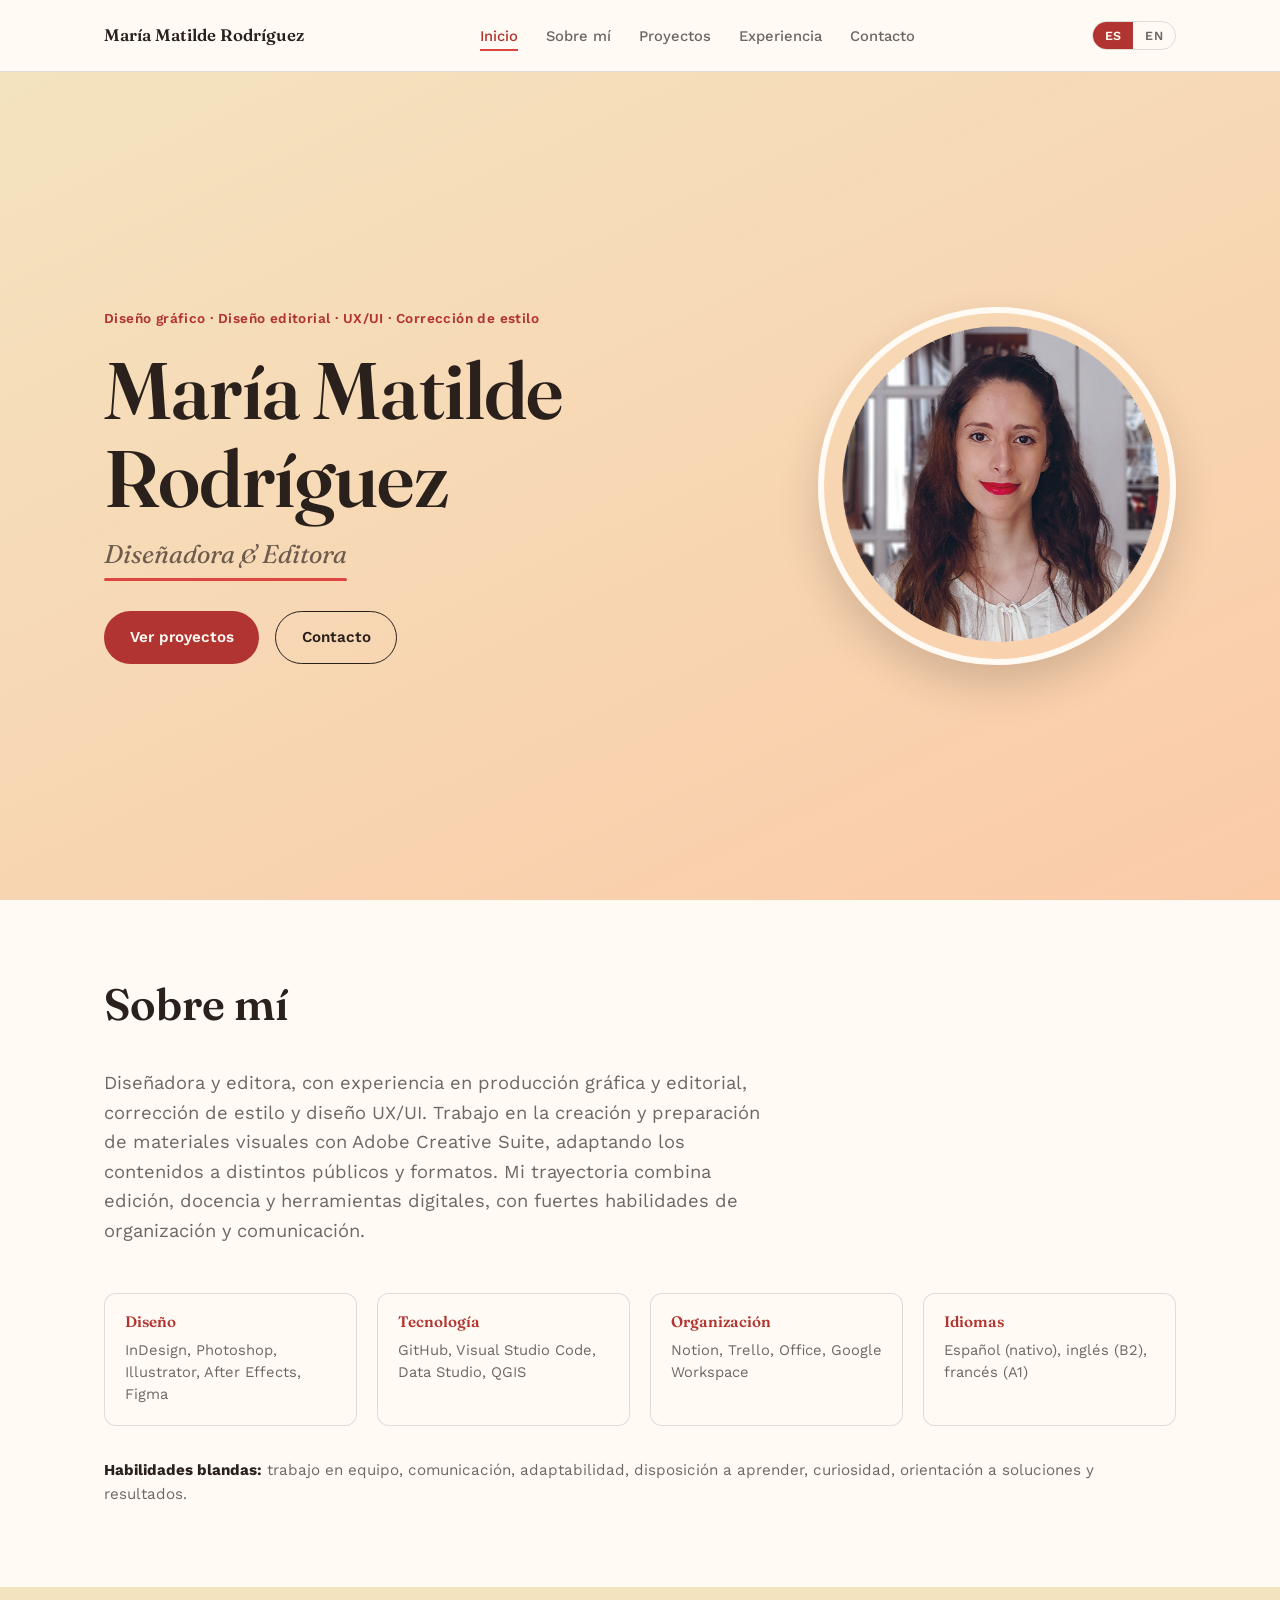
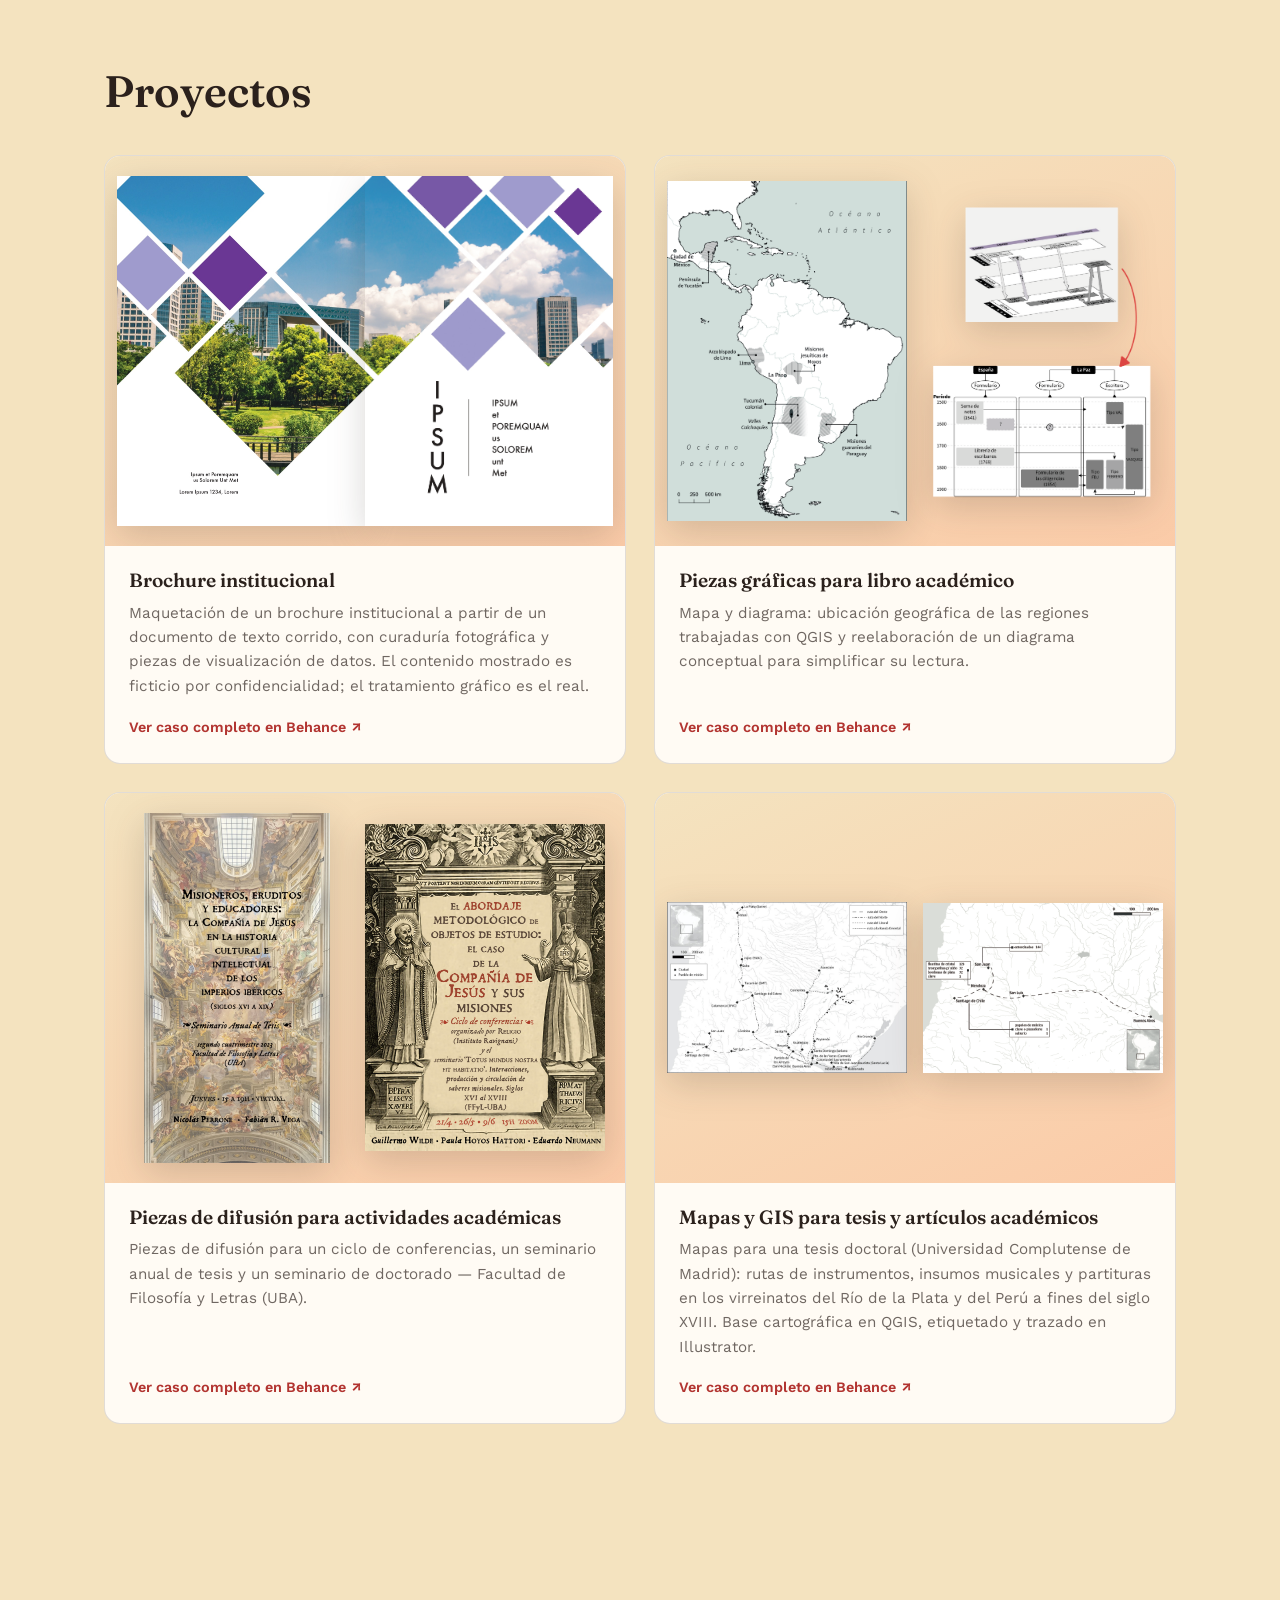
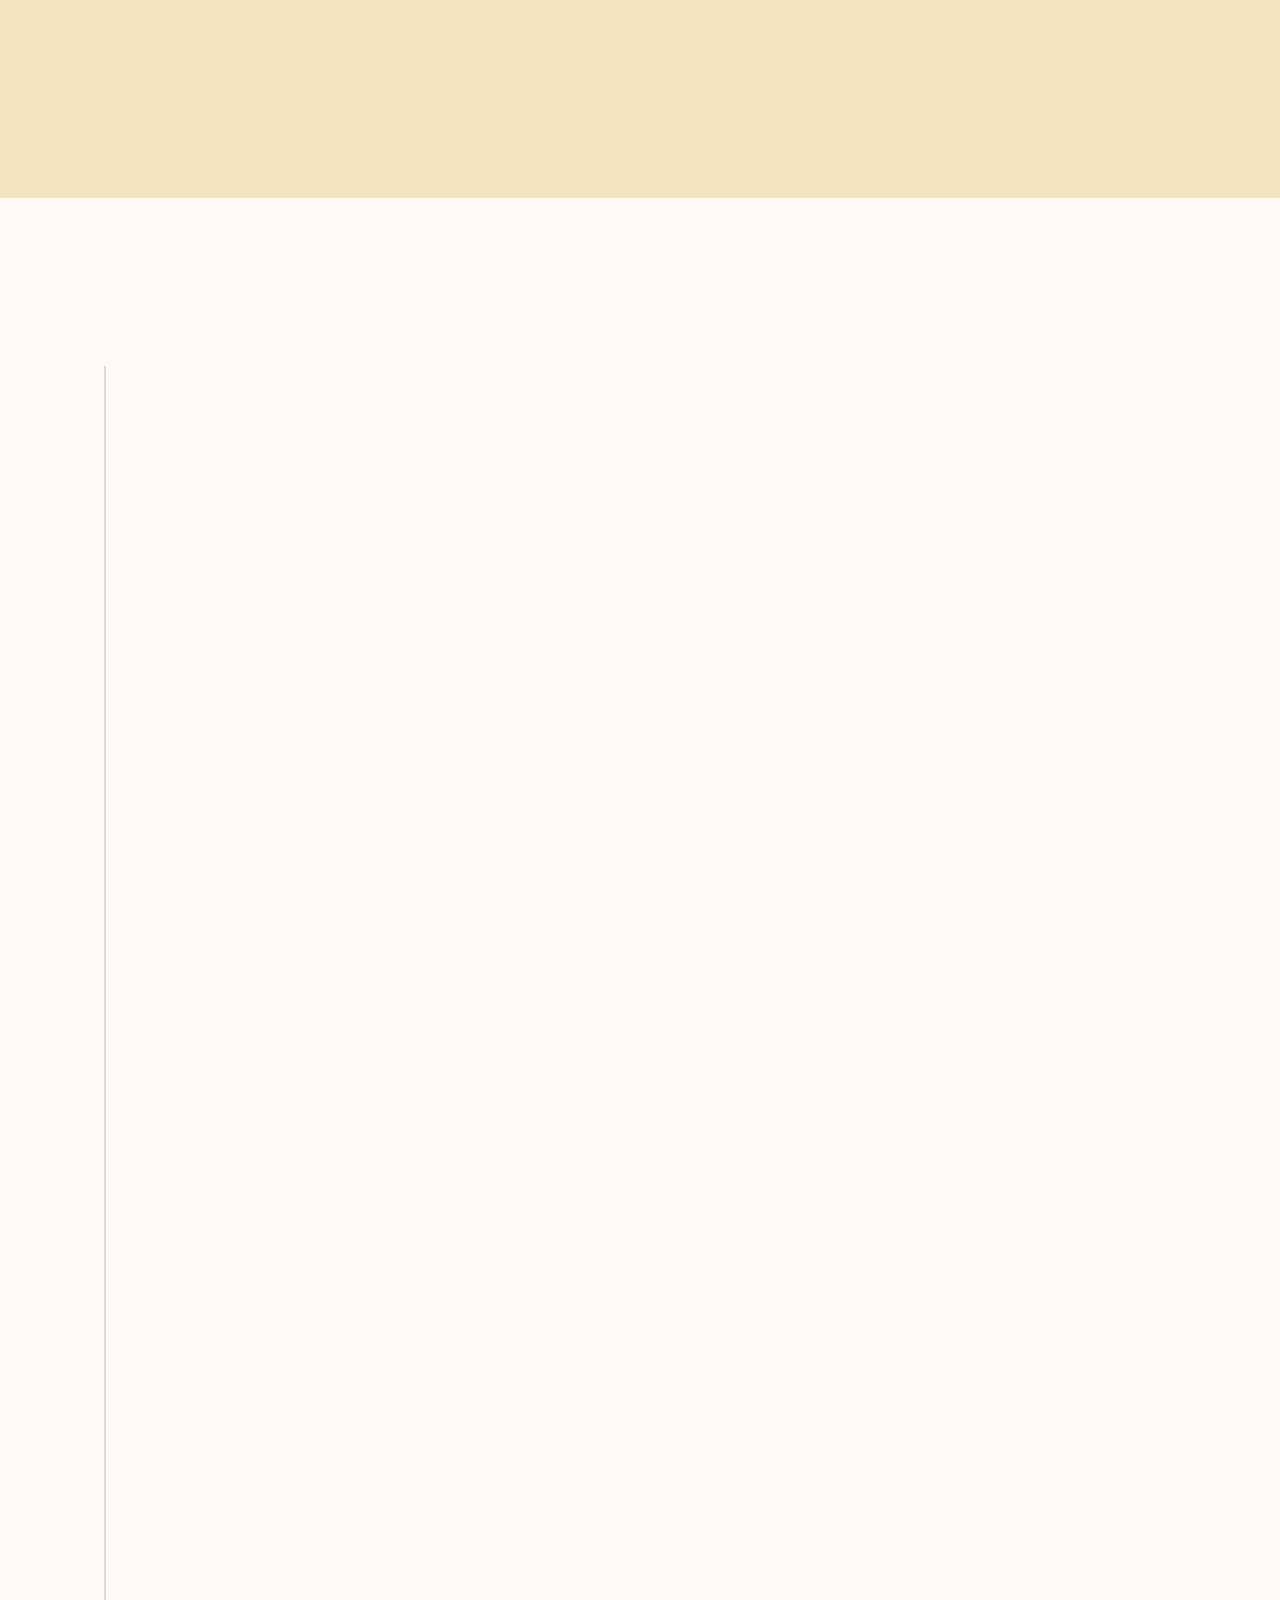
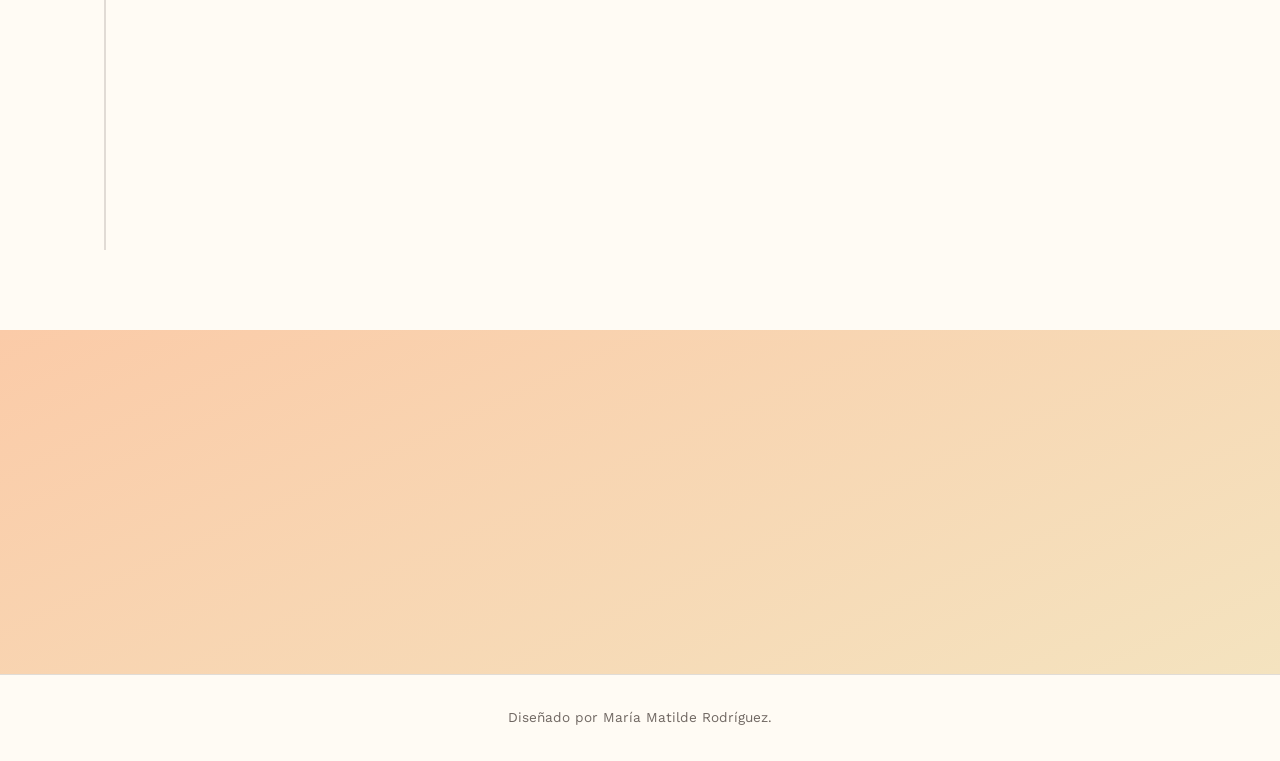
<file: index.html>
<!DOCTYPE html>
<html lang="es" data-lang="es">
<head>
<meta charset="UTF-8">
<meta name="viewport" content="width=device-width, initial-scale=1.0">
<title>Matilde - Edición &amp; Diseño </title>
<meta name="description" content="Portfolio de María Matilde Rodríguez, diseñadora y editora. Diseño editorial, UX/UI y corrección de estilo.">
<link rel="icon" type="image/svg+xml" href="assets/favicon/favicon.svg">
<link rel="icon" type="image/png" sizes="32x32" href="assets/favicon/favicon-32x32.png">
<link rel="icon" type="image/png" sizes="16x16" href="assets/favicon/favicon-16x16.png">
<link rel="icon" href="assets/favicon/favicon.ico" sizes="any">
<link rel="apple-touch-icon" sizes="180x180" href="assets/favicon/apple-touch-icon.png">
<link rel="preconnect" href="https://fonts.googleapis.com">
<link rel="preconnect" href="https://fonts.gstatic.com" crossorigin>
<link href="https://fonts.googleapis.com/css2?family=Fraunces:ital,opsz,wght@0,9..144,400;0,9..144,500;0,9..144,600;1,9..144,500&family=Work+Sans:wght@400;500;600&display=swap" rel="stylesheet">
<link rel="stylesheet" href="css/styles.css">
</head>
<body>

<a class="skip-link" href="#main">
  <span data-lang="es">Saltar al contenido</span>
  <span data-lang="en" hidden>Skip to content</span>
</a>

<header class="site-header">
  <div class="header-inner">
    <a class="brand" href="#inicio">María Matilde Rodríguez</a>

    <nav class="main-nav" id="main-nav">
      <ul>
        <li><a href="#inicio"><span data-lang="es">Inicio</span><span data-lang="en" hidden>Home</span></a></li>
        <li><a href="#sobre-mi"><span data-lang="es">Sobre mí</span><span data-lang="en" hidden>About</span></a></li>
        <li><a href="#proyectos"><span data-lang="es">Proyectos</span><span data-lang="en" hidden>Work</span></a></li>
        <li><a href="#experiencia"><span data-lang="es">Experiencia</span><span data-lang="en" hidden>Experience</span></a></li>
        <li><a href="#contacto"><span data-lang="es">Contacto</span><span data-lang="en" hidden>Contact</span></a></li>
      </ul>
      <span class="nav-cursor" aria-hidden="true"></span>
    </nav>

    <div class="header-actions">
      <div class="lang-toggle" role="group" aria-label="Idioma / Language">
        <button type="button" data-lang-toggle="es" aria-pressed="true">ES</button>
        <button type="button" data-lang-toggle="en" aria-pressed="false">EN</button>
      </div>
      <button type="button" class="nav-toggle" id="nav-toggle" aria-expanded="false" aria-controls="main-nav">
        <span class="sr-only">
          <span data-lang="es">Abrir menú</span>
          <span data-lang="en" hidden>Open menu</span>
        </span>
        <span class="nav-toggle-bars" aria-hidden="true"></span>
      </button>
    </div>
  </div>
</header>

<main id="main">

  <section id="inicio" class="hero">
    <div class="hero-inner">
      <div class="hero-text">
        <p class="eyebrow reveal">
          <span data-lang="es">Diseño gráfico · Diseño editorial · UX/UI · Corrección de estilo</span>
          <span data-lang="en" hidden>Graphic Design · Editorial Design · UX/UI · Copy editing</span>
        </p>
        <h1 class="hero-name">
          <span class="word" style="--i:0">María</span> <span class="word" style="--i:1">Matilde</span><br>
          <span class="word" style="--i:2">Rodríguez</span>
        </h1>
        <p class="hero-role">
          <span data-lang="es">Diseñadora &amp; Editora</span>
          <span data-lang="en" hidden>Designer &amp; Editorial Specialist</span>
        </p>
        <div class="hero-cta reveal">
          <a class="btn btn-solid" href="#proyectos">
            <span data-lang="es">Ver proyectos</span>
            <span data-lang="en" hidden>View projects</span>
          </a>
          <a class="btn btn-outline" href="#contacto">
            <span data-lang="es">Contacto</span>
            <span data-lang="en" hidden>Contact</span>
          </a>
        </div>
      </div>
      <div class="hero-photo reveal">
        <img src="assets/img/foto-maria-matilde.png" alt="María Matilde Rodríguez" width="568" height="572">
      </div>
    </div>
  </section>

  <section id="sobre-mi" class="about">
    <div class="section-inner">
      <h2 class="reveal">
        <span data-lang="es">Sobre mí</span>
        <span data-lang="en" hidden>About</span>
      </h2>

      <div class="about-grid">
        <p class="about-summary reveal">
          <span data-lang="es">Diseñadora y editora, con experiencia en producción gráfica y editorial, corrección de estilo y diseño UX/UI. Trabajo en la creación y preparación de materiales visuales con Adobe Creative Suite, adaptando los contenidos a distintos públicos y formatos. Mi trayectoria combina edición, docencia y herramientas digitales, con fuertes habilidades de organización y comunicación.</span>
          <span data-lang="en" hidden>Designer and editorial specialist with experience in graphic and editorial production, copy editing, and UX/UI design. Experienced in creating and preparing visual materials, working with Adobe Creative Suite, and adapting content to different audiences and formats. Background in publishing, education, and digital tools, with strong organizational and communication skills.</span>
        </p>

        <div class="skills-grid reveal">
          <div class="skill-card">
            <h3><span data-lang="es">Diseño</span><span data-lang="en" hidden>Design &amp; Editorial</span></h3>
            <p>InDesign, Photoshop, Illustrator, After Effects, Figma</p>
          </div>
          <div class="skill-card">
            <h3><span data-lang="es">Tecnología</span><span data-lang="en" hidden>Technical</span></h3>
            <p>GitHub, Visual Studio Code, Data Studio, QGIS</p>
          </div>
          <div class="skill-card">
            <h3><span data-lang="es">Organización</span><span data-lang="en" hidden>Organization &amp; Productivity</span></h3>
            <p>Notion, Trello, Office, Google Workspace</p>
          </div>
          <div class="skill-card">
            <h3><span data-lang="es">Idiomas</span><span data-lang="en" hidden>Languages</span></h3>
            <p>
              <span data-lang="es">Español (nativo), inglés (B2), francés (A1)</span>
              <span data-lang="en" hidden>Spanish (Native), English (B2), French (A1)</span>
            </p>
          </div>
        </div>

        <p class="soft-skills reveal">
          <span data-lang="es"><strong>Habilidades blandas:</strong> trabajo en equipo, comunicación, adaptabilidad, disposición a aprender, curiosidad, orientación a soluciones y resultados.</span>
          <span data-lang="en" hidden><strong>Soft skills:</strong> teamwork, communication, adaptability, curiosity, willingness to learn, problem-solving, solution- and results-oriented approach.</span>
        </p>
      </div>
    </div>
  </section>
<!--                     -------------               ------------- PROYECTOS -------------               -------------                   -->
  <section id="proyectos" class="projects">
    <div class="section-inner">
      <h2 class="reveal">
        <span data-lang="es">Proyectos</span>
        <span data-lang="en" hidden>Work</span>
      </h2>
     <!-- 
      <p class="section-lede reveal">
        <span data-lang="es">Una muestra breve de trabajos de diseño gráfico y editorial.</span>
        <span data-lang="en" hidden>A brief sample of graphic and editorial design work.</span>
      </p>
      -->

      <div class="project-grid">

                <article class="project-card reveal">
          <div class="project-media">
            <img src="assets/behance/brochure-institucional-tapa.jpg"
                 data-alt-es="Contratapa del brochure institucional maquetado, con tratamiento fotográfico geométrico"
                 data-alt-en="Back cover of the laid-out institutional brochure, with a geometric photo treatment"
                 alt="Contratapa del brochure institucional maquetado, con tratamiento fotográfico geométrico"
                 loading="lazy">
            <img src="assets/behance/Brochure modelo_pages-to-jpg-0002.jpg"
                 data-alt-es="Tapa del brochure institucional maquetado, con tratamiento fotográfico geométrico"
                 data-alt-en="Cover of the laid-out institutional brochure, with a geometric photo treatment"
                 alt="Tapa del brochure institucional maquetado, con tratamiento fotográfico geométrico"
                 loading="lazy">
          </div>
          <div class="project-body">
            <h3>
              <span data-lang="es">Brochure institucional</span>
              <span data-lang="en" hidden>Institutional Brochure</span>
            </h3>
            <p>
              <span data-lang="es">Maquetación de un brochure institucional a partir de un documento de texto corrido, con curaduría fotográfica y piezas de visualización de datos. El contenido mostrado es ficticio por confidencialidad; el tratamiento gráfico es el real.</span>
              <span data-lang="en" hidden>Layout of an institutional brochure from a plain-text document, including photo curation and data-visualization pieces. Content shown is fictional for confidentiality; the graphic treatment is the real one.</span>
            </p>
            <a class="project-link" href="https://www.behance.net/gallery/253776753/Piezas-graficas-seleccion-de-fotos-y-maquetacion" target="_blank" rel="noopener">
              <span data-lang="es">Ver caso completo en Behance</span>
              <span data-lang="en" hidden>See full case on Behance</span>
              <span aria-hidden="true">↗</span>
            </a>
          </div>
        </article>

        <article class="project-card reveal">
          <div class="project-media project-media--pair">
            <img src="assets/behance/Mapa_mundohispanico_-01.jpg"
                 data-alt-es="Mapa de regiones trabajadas en un libro sobre el mundo hispánico moderno, realizado con QGIS e Illustrator"
                 data-alt-en="Map of the regions covered in a book on the modern Hispanic world, made with QGIS and Illustrator"
                 alt="Mapa de regiones trabajadas en un libro sobre el mundo hispánico moderno, realizado con QGIS e Illustrator"
                 loading="lazy">
            <img src="assets/behance/Diagrama_Behance-01.png"
                 data-alt-es="Diagrama conceptual reelaborado para simplificar su lectura"
                 data-alt-en="Conceptual diagram reworked for clarity"
                 alt="Diagrama conceptual reelaborado para simplificar su lectura"
                 loading="lazy">
          </div>
          <div class="project-body">
            <h3>
              <span data-lang="es">Piezas gráficas para libro académico</span>
              <span data-lang="en" hidden>Graphic pieces for an academic book</span>
            </h3>
            <p>
              <span data-lang="es">Mapa y diagrama: ubicación geográfica de las regiones trabajadas con QGIS y reelaboración de un diagrama conceptual para simplificar su lectura.</span>
              <span data-lang="en" hidden>Map and diagram: regions located with QGIS, plus a conceptual diagram reworked for clarity.</span>
            </p>
            <a class="project-link" href="https://www.behance.net/gallery/239826585/Retoque-de-fotos-mapa-y-reelaboracion-de-diagrama" target="_blank" rel="noopener">
              <span data-lang="es">Ver caso completo en Behance</span>
              <span data-lang="en" hidden>See full case on Behance</span>
              <span aria-hidden="true">↗</span>
            </a>
          </div>
        </article>

        <article class="project-card reveal">
          <div class="project-media project-media--pair">
            <img src="assets/behance/piezas-difusion-seminario.jpg"
                 data-alt-es="Afiche de difusión para el Seminario Anual de Tesis, Facultad de Filosofía y Letras (UBA)"
                 data-alt-en="Promotional poster for the Annual Thesis Seminar, School of Philosophy and Letters (UBA)"
                 alt="Afiche de difusión para el Seminario Anual de Tesis, Facultad de Filosofía y Letras (UBA)"
                 loading="lazy">
            <img src="assets/behance/Flyer para video.jpg"
                 data-alt-es="Portada de brochure de difusión del Ciclo de conferencias organizado por Religio (Instituto Ravignani) y el seminario ‘Totus mundus nostra fit habitatio’. Interacciones, producción y circulación de saberes misionales. Siglos XVI al XVIII (FFyL-UBA)"
                 data-alt-en="Promotional poster for the lecture series El abordaje metodológico de objetos de estudio: el caso de la Compañía de Jesús y sus misiones"
                 alt="Afiche de difusión para el Ciclo de conferencias El abordaje metodológico de objetos de estudio: el caso de la Compañía de Jesús y sus misiones"
                 loading="lazy">
          </div>
          <div class="project-body">
            <h3>
              <span data-lang="es">Piezas de difusión para actividades académicas</span>
              <span data-lang="en" hidden>Promotional Pieces for Academic Activities</span>
            </h3>
            <p>
              <span data-lang="es">Piezas de difusión para un ciclo de conferencias, un seminario anual de tesis y un seminario de doctorado — Facultad de Filosofía y Letras (UBA).</span>
              <span data-lang="en" hidden>Promotional pieces for a conference cycle, an annual thesis seminar and a doctoral seminar — School of Philosophy and Letters (UBA).</span>
            </p>
            <a class="project-link" href="https://www.behance.net/gallery/253013809/Piezas-de-difusion-de-actividades-acadmicas" target="_blank" rel="noopener">
              <span data-lang="es">Ver caso completo en Behance</span>
              <span data-lang="en" hidden>See full case on Behance</span>
              <span aria-hidden="true">↗</span>
            </a>
          </div>
        </article>

                <article class="project-card reveal">
          <div class="project-media project-media--pair">
            <img src="assets/behance/mapas-gis-general.jpg"
                 data-alt-es="Mapa general de rutas de instrumentos y partituras en los virreinatos del Río de la Plata y del Perú, siglo XVIII"
                 data-alt-en="General route map of instruments and sheet music across the Río de la Plata and Peru viceroyalties, 18th century"
                 alt="Mapa general de rutas de instrumentos y partituras en los virreinatos del Río de la Plata y del Perú, siglo XVIII"
                 loading="lazy">
            <img src="assets/behance/mapas-gis-ruta-oeste.jpg"
                 data-alt-es="Detalle de la ruta del Oeste con el conteo de instrumentos por ciudad"
                 data-alt-en="Detail of the western route with the instrument count per city"
                 alt="Detalle de la ruta del Oeste con el conteo de instrumentos por ciudad"
                 loading="lazy">
          </div>
          <div class="project-body">
            <h3>
              <span data-lang="es">Mapas y GIS para tesis y artículos académicos</span>
              <span data-lang="en" hidden>Maps and GIS for Theses and Academic Articles</span>
            </h3>
            <p>
              <span data-lang="es">Mapas para una tesis doctoral (Universidad Complutense de Madrid): rutas de instrumentos, insumos musicales y partituras en los virreinatos del Río de la Plata y del Perú a fines del siglo XVIII. Base cartográfica en QGIS, etiquetado y trazado en Illustrator.</span>
              <span data-lang="en" hidden>Maps for a doctoral thesis (Universidad Complutense de Madrid): routes followed by instruments, musical supplies and sheet music through the Río de la Plata and Peru viceroyalties in the late 18th century. Base map built in QGIS, with labeling and route tracing in Illustrator.</span>
            </p>
            <a class="project-link" href="https://www.behance.net/gallery/222101669/Mapas-y-GIS-para-tesis-y-articulos-acadmicos" target="_blank" rel="noopener">
              <span data-lang="es">Ver caso completo en Behance</span>
              <span data-lang="en" hidden>See full case on Behance</span>
              <span aria-hidden="true">↗</span>
            </a>
          </div>
        </article>

        <article class="project-card reveal">
          <div class="project-media project-media--pair">
            <img src="assets/behance/infografia-tesis-formato.jpg"
                 data-alt-es="Infografía de tesis: libros por temática y formato en las misiones jesuíticas guaraníes"
                 data-alt-en="Thesis infographic: books by subject and format in the Jesuit Guaraní missions"
                 alt="Infografía de tesis: libros por temática y formato en las misiones jesuíticas guaraníes"
                 loading="lazy">
            <img src="assets/behance/infografia-tesis-aposento.jpg"
                 data-alt-es="Infografía de tesis: libros por tipo de aposento en las misiones jesuíticas guaraníes"
                 data-alt-en="Thesis infographic: books by room type in the Jesuit Guaraní missions"
                 alt="Infografía de tesis: libros por tipo de aposento en las misiones jesuíticas guaraníes"
                 loading="lazy">
          </div>
          <div class="project-body">
            <h3>
              <span data-lang="es">Infografías de tesis</span>
              <span data-lang="en" hidden>Thesis Infographics</span>
            </h3>
            <p>
              <span data-lang="es">Visualización de datos para una tesis: libros por temática y formato, y por tipo de aposento, en las misiones jesuíticas guaraníes.</span>
              <span data-lang="en" hidden>Data visualization for a thesis: books by subject and format, and by room type, in the Jesuit Guaraní missions.</span>
            </p>
            <a class="project-link" href="https://www.behance.net/gallery/253019975/Graficos-para-analisis-cuantitativo-en-tesis" target="_blank" rel="noopener">
              <span data-lang="es">Ver caso completo en Behance</span>
              <span data-lang="en" hidden>See full case on Behance</span>
              <span aria-hidden="true">↗</span>
            </a>
          </div>
        </article>

        <article class="project-card reveal">
          <div class="project-media project-media--pair">
            <img src="assets/behance/libro-tapa.jpg"
                 data-alt-es="Tapa del libro Los tiempos de María y la camándula de salvación, de Fernando Mortarini"
                 data-alt-en="Front cover of the book Los tiempos de María y la camándula de salvación, by Fernando Mortarini"
                 alt="Tapa del libro Los tiempos de María y la camándula de salvación, de Fernando Mortarini"
                 loading="lazy">
            <img src="assets/behance/libro-contratapa.jpg"
                 data-alt-es="Contratapa del libro Los tiempos de María y la camándula de salvación"
                 data-alt-en="Back cover of the book Los tiempos de María y la camándula de salvación"
                 alt="Contratapa del libro Los tiempos de María y la camándula de salvación"
                 loading="lazy">
          </div>
          <div class="project-body">
            <h3>
              <span data-lang="es">Libro: asistencia editorial integral</span>
              <span data-lang="en" hidden>Book: End-to-End Editorial Assistance</span>
            </h3>
            <p>
              <span data-lang="es">Asistencia editorial integral para la producción de <em>Los tiempos de María y la camándula de salvación</em> (Fernando Mortarini): corrección ortotipográfica y de estilo, maquetación de interiores, tapa y contratapa, y gestión de impresión.</span>
              <span data-lang="en" hidden>End-to-end editorial production for <em>Los tiempos de María y la camándula de salvación</em> (Fernando Mortarini): proofreading, interior, front- and back-cover layout, and print management.</span>
            </p>
            <a class="project-link" href="https://www.behance.net/gallery/253132145/Libro-asistencia-editorial-integral" target="_blank" rel="noopener">
              <span data-lang="es">Ver caso completo en Behance</span>
              <span data-lang="en" hidden>See full case on Behance</span>
              <span aria-hidden="true">↗</span>
            </a>
          </div>
        </article>

        <article class="project-card reveal">
          <div class="project-media">
            <img src="assets/behance/gift-card-epifania.png"
                 data-alt-es="Gift card digital para Epifanía: la pieza gráfica con el QR a la vista, junto a la landing web en el teléfono, con enlace a WhatsApp para reservar el turno"
                 data-alt-en="Digital gift card for Epifanía: the graphic piece with its QR code revealed, alongside the mobile landing page, linking through to WhatsApp to book the appointment"
                 alt="Gift card digital para Epifanía: la pieza gráfica con el QR a la vista, junto a la landing web en el teléfono, con enlace a WhatsApp para reservar el turno"
                 loading="lazy">
          </div>
          <div class="project-body">
            <h3>
              <span data-lang="es">Gift card digital para centro de estética</span>
              <span data-lang="en" hidden>Digital Gift Card for a Beauty Studio</span>
            </h3>
            <p>
              <span data-lang="es">Gift card digital para Epifanía, centro de estética: un PDF con hipervínculo pensado para enviarse por email o WhatsApp, que lleva a una landing con los datos del regalo y un botón que abre el WhatsApp del centro para reservar el turno.</span>
              <span data-lang="en" hidden>Digital gift card for Epifanía, a beauty studio: a PDF with an embedded hyperlink, designed to be sent by email or WhatsApp, linking through to a landing page with the gift details and a button that opens a WhatsApp chat with the studio to book the appointment.</span>
            </p>
          </div>
        </article>

        <article class="project-card reveal">
          <div class="project-media project-media--video">
            <img class="video-poster"
                 src="assets/behance/animacion-documento-poster.jpg"
                 data-alt-es="Fotograma de una animación 3D de un documento histórico plegado, con su contenido manuscrito a la vista"
                 data-alt-en="Still frame from a 3D animation of a folded historical document, with its handwritten content visible"
                 alt="Fotograma de una animación 3D de un documento histórico plegado, con su contenido manuscrito a la vista"
                 loading="lazy">
            <button type="button" class="video-play" data-video-src="assets/behance/animacion-documento.mp4">
              <span class="sr-only">
                <span data-lang="es">Reproducir animación</span>
                <span data-lang="en" hidden>Play animation</span>
              </span>
              <span aria-hidden="true">▶</span>
            </button>
            <video class="project-video" playsinline controls muted preload="none" hidden></video>
            <span class="card-cursor" aria-hidden="true"></span>
          </div>
          <div class="project-body">
            <h3>
              <span data-lang="es">Animación de un documento histórico</span>
              <span data-lang="en" hidden>Historical Document Animation</span>
            </h3>
            <p>
              <span data-lang="es">Animación 3D de un documento histórico desplegándose según sus pliegues marcados. Hacé clic en la pieza para reproducirla.</span>
              <span data-lang="en" hidden>A 3D animation of a historical document unfolding along its marked folds. Click the piece to play it.</span>
            </p>
          </div>
        </article>

        <article class="project-card reveal">
          <div class="project-media">
            <img src="assets/behance/madrid-relieve-3d.jpg"
                 data-alt-es="Vista 3D del relieve de la sierra de Guadarrama nevada, con los nombres de picos y pueblos y el embalse de Santillana"
                 data-alt-en="3D view of the snow-covered Guadarrama mountains, with peak and town names and the Santillana reservoir"
                 alt="Vista 3D del relieve de la sierra de Guadarrama nevada, con los nombres de picos y pueblos y el embalse de Santillana"
                 loading="lazy">
          </div>
          <div class="project-body">
            <h3>
              <span data-lang="es">Madrid en relieve 3D</span>
              <span data-lang="en" hidden>Madrid in 3D Relief</span>
            </h3>
            <p>
              <span data-lang="es">Mapa 3D interactivo de la Comunidad de Madrid y su sierra, del Tajo (377 m) a Peñalara (2.428 m): se puede girar y acercar, cambiar la estación del año, exagerar el relieve y mostrar u ocultar picos, pueblos, ríos, embalses y el límite de la Comunidad.</span>
              <span data-lang="en" hidden>Interactive 3D map of the Community of Madrid and its mountains, from the Tagus (377 m) to Peñalara (2,428 m): rotate and zoom, switch seasons, exaggerate the relief, and toggle peaks, towns, rivers, reservoirs and the regional boundary.</span>
            </p>
            <a class="project-link" href="https://mmatilder.github.io/comunidad-madrid-3d/web/visor/" target="_blank" rel="noopener">
              <span data-lang="es">Ver el mapa interactivo</span>
              <span data-lang="en" hidden>Explore the interactive map</span>
              <span aria-hidden="true">↗</span>
            </a>
          </div>
        </article>
        
      </div>
    </div>
  </section>
<!--                     -------------               ------------- EXPERIENCIA -------------               -------------                   -->
  <section id="experiencia" class="experience">
    <div class="section-inner">
      <h2 class="reveal">
        <span data-lang="es">Experiencia</span>
        <span data-lang="en" hidden>Experience</span>
      </h2>

      <ol class="timeline">

        <li class="timeline-item reveal">
          <div class="timeline-head">
            <h3>
              <span data-lang="es">Tutora</span>
              <span data-lang="en" hidden>Academic Tutor</span>
            </h3>
            <span class="timeline-dates">08/2024 – <span data-lang="es">actualidad</span><span data-lang="en" hidden>Present</span></span>
          </div>
          <p class="timeline-org">Talento Tech — Ministerio de Educación, GCBA (remoto)</p>
          <ul>
            <li data-lang="es">Asistencia a estudiantes en cursos de tecnologías de la información (programación con Python, Diseño UX/UI, Business Intelligence).</li>
            <li data-lang="en" hidden>Provide support and guidance to students enrolled in information technology courses, including Python Programming, UX/UI Design, and Business Intelligence.</li>
            <li data-lang="es">Organización y análisis de información para la toma de decisiones orientadas a la disminución de la deserción.</li>
            <li data-lang="en" hidden>Organize and analyze student data to support decision-making aimed at reducing dropout rates.</li>
            <li data-lang="es">Canalización y/o resolución de consultas a través de distintos canales (clase, redes, correos electrónicos).</li>
            <li data-lang="en" hidden>Monitor and respond to student inquiries through multiple communication channels, including classes, social media, and email.</li>
            <li data-lang="es">Orientación y motivación para más de 500 estudiantes.</li>
            <li data-lang="en" hidden>Supported more than 500 students throughout their training, contributing to student retention and course completion.</li>
            <li data-lang="es">Gestiones administrativas para los inscriptos.</li>
            <li data-lang="en" hidden>Handle administrative procedures and requests related to student enrollment and participation.</li>
          </ul>
        </li>

        <li class="timeline-item reveal">
          <div class="timeline-head">
            <h3>
              <span data-lang="es">Editora</span>
              <span data-lang="en" hidden>Editorial Editor</span>
            </h3>
            <span class="timeline-dates">11/2018 – <span data-lang="es">actualidad</span><span data-lang="en" hidden>Present</span></span>
          </div>
          <p class="timeline-org">Freelance</p>
          <ul>
            <li data-lang="es">Asistencia editorial integral: digitalización de archivos, corrección ortotipográfica, maquetación y gestión de impresión.</li>
            <li data-lang="en" hidden>Editorial editing, proofreading (Spanish language), and preparation of publications for print and digital formats. Digitalization and preparation of files for publication and printing.</li>
            <li data-lang="es">Generación de piezas gráficas: preparación y edición de mapas, fotografías y diagramas para artículos académicos y libros.</li>
            <li data-lang="en" hidden>Design and production of visual materials for academic publications and books, including maps, photographs, diagrams, and page layouts. Coordination of editorial production processes from manuscript preparation to final output.</li>
          </ul>
        </li>

       <li class="timeline-item reveal">
          <div class="timeline-head">
            <h3>
              <span data-lang="es">Docente</span>
              <span data-lang="en" hidden>Course Instructor</span>
            </h3>
            <span class="timeline-dates">04/2026 – 05/2026</span>
          </div>
          <p class="timeline-org">
            <span data-lang="es">Curso "Diseño y edición de publicaciones" — Humanidades en curso, Universidad de Buenos Aires</span>
            <span data-lang="en" hidden>"Publication Design and Editing" — Humanidades en curso, University of Buenos Aires</span>
          </p>
          <ul>
            <li data-lang="es">Armado del programa y preparación de material según público específico.</li>
            <li data-lang="en" hidden>Designed the course syllabus and prepared materials tailored to the target audience.</li>
            <li data-lang="en" hidden>Maintained regular communication with students and monitored their progress.</li>
            <li data-lang="es">Planificación y dictado de contenidos.</li>
            <li data-lang="en" hidden>Planned and delivered course content.</li>
            <li data-lang="es">Resolución de consultas y evaluación.</li>
            <li data-lang="en" hidden>Addressed student questions and assessed learning outcomes.</li>
          </ul>
        </li>

        <li class="timeline-item reveal">
          <div class="timeline-head">
            <h3>
              <span data-lang="es">Docente</span>
              <span data-lang="en" hidden>Course Instructor</span>
            </h3>
            <span class="timeline-dates">10/2025 – 11/2025</span>
          </div>
          <p class="timeline-org">
            <span data-lang="es">Dictado de capacitación en software para publicaciones editoriales</span>
            <span data-lang="en" hidden>Editorial Software Training</span>
          </p>
          <ul>
            <li data-lang="es">Armado del programa y preparación de material.</li>
            <li data-lang="en" hidden>Designed the training program and prepared instructional materials.</li>
            <li data-lang="es">Dictado de contenidos.</li>
            <li data-lang="en" hidden>Delivered training on software and digital tools used in editorial production.</li>
            <li data-lang="es">Apoyo a asistentes.</li>
            <li data-lang="en" hidden>Provided technical and practical support to participants.</li>
          </ul>
        </li>
        
 <li class="timeline-item reveal">
          <div class="timeline-head">
            <h3>
              <span data-lang="es"> Librera (socia)</span>
              <span data-lang="en" hidden> Bookseller (Co-owner)</span>
            </h3>
            <span class="timeline-dates">09/2013 – 06/2026</span>
          </div>
          <p class="timeline-org">
            <span data-lang="es">Librería La Lechuza de Patricios</span>
            <span data-lang="en" hidden>La Lechuza de Patricios Bookstore</span>
          </p>
          <ul>
            <li data-lang="es">Gestión general y ejecución de tareas operativas y administrativas para el funcionamiento diario.</li>
            <li data-lang="en" hidden>Managed the business and carried out the operational and administrative tasks required for day-to-day running.</li>
            <li data-lang="es">Control de existencias, coordinación con proveedores, reposición y organización de la librería.</li>
            <li data-lang="en" hidden>Handled inventory control, supplier coordination, restocking, and organization of the bookstore.</li>
            <li data-lang="es">Atención en caja y orientación al cliente en la selección de libros y otros materiales.</li>
            <li data-lang="en" hidden>Worked the register and guided customers in choosing books and other materials.</li>
          </ul>
        </li>
        
        <li class="timeline-item reveal">
          <div class="timeline-head">
            <h3>
              <span data-lang="es">Tutora</span>
              <span data-lang="en" hidden>Tutor</span>
            </h3>
            <span class="timeline-dates">03/2023 – 07/2024</span>
          </div>
          <p class="timeline-org">
            <span data-lang="es">Codo a Codo — Ministerio de Educación, GCBA</span>
            <span data-lang="en" hidden>Codo a Codo — Ministry of Education, GCBA</span>
          </p>
          <ul>
            <li data-lang="es">Gestión administrativa para estudiantes.</li>
            <li data-lang="en" hidden>Managed administrative procedures and provided support to students.</li>
            <li data-lang="es">Organización y análisis de información para toma de decisiones y planificación de acciones.</li>
            <li data-lang="en" hidden>Organized and analyzed information to support decision-making and the planning of follow-up actions.</li>
          </ul>
        </li>

        <li class="timeline-item reveal">
          <div class="timeline-head">
            <h3>
              <span data-lang="es">Asistente editorial</span>
              <span data-lang="en" hidden>Editorial Assistant</span>
            </h3>
            <span class="timeline-dates">09/2017 – 02/2018</span>
          </div>
          <p class="timeline-org">Editorial Biblioteca Permacultura</p>
          <ul>
            <li data-lang="es">Revisión y diagnóstico de originales para publicación.</li>
            <li data-lang="en" hidden>Reviewed and assessed manuscripts and original materials for publication.</li>
            <li data-lang="es">Corrección de pruebas de maquetación en pantalla.</li>
            <li data-lang="en" hidden>Proofread and reviewed page layouts on screen prior to publication.</li>
          </ul>
        </li>

      </ol>
    </div>
  </section>
<!--                     -------------               ------------- CONTACTO -------------               -------------                   -->
  <section id="contacto" class="contact">
    <div class="section-inner">
      <h2 class="reveal">
        <span data-lang="es">Contacto</span>
        <span data-lang="en" hidden>Contact</span>
      </h2>
      <p class="section-lede reveal">
        <span data-lang="es">¿Trabajamos juntos? Escribime o encontrame en estas redes.</span>
        <span data-lang="en" hidden>Let's work together — reach out or find me on these platforms.</span>
      </p>

      <div class="contact-links reveal">
        <a class="contact-link" href="mailto:rodriguezmmatilde@gmail.com">
          <span class="contact-icon" aria-hidden="true">
            <svg viewBox="0 0 24 24" fill="none"><path d="M3 6.5C3 5.67 3.67 5 4.5 5h15c.83 0 1.5.67 1.5 1.5v11c0 .83-.67 1.5-1.5 1.5h-15A1.5 1.5 0 0 1 3 17.5v-11Z" stroke="currentColor" stroke-width="1.5"/><path d="m4 6.5 8 6.5 8-6.5" stroke="currentColor" stroke-width="1.5" stroke-linecap="round" stroke-linejoin="round"/></svg>
          </span>
          <span>rodriguezmmatilde@gmail.com</span>
        </a>
        <a class="contact-link" href="https://www.linkedin.com/in/maria-matilde-rodriguez/" target="_blank" rel="noopener">
          <span class="contact-icon" aria-hidden="true">
            <svg viewBox="0 0 24 24" fill="none"><rect x="3" y="3" width="18" height="18" rx="2.5" stroke="currentColor" stroke-width="1.5"/><path d="M7.5 10v6.5M7.5 7.2v.1M12 16.5V13c0-1.4 1-2.5 2.5-2.5S17 11.6 17 13v3.5M12 10v6.5" stroke="currentColor" stroke-width="1.5" stroke-linecap="round" stroke-linejoin="round"/></svg>
          </span>
          <span>LinkedIn</span>
        </a>
        <a class="contact-link" href="https://www.behance.net/matilderodriguez" target="_blank" rel="noopener">
          <span class="contact-icon" aria-hidden="true">
            <svg viewBox="0 0 24 24" fill="none"><path d="M3 6h6.2c1.9 0 3.1 1 3.1 2.6 0 1.2-.7 2-1.7 2.4 1.4.3 2.3 1.3 2.3 2.8 0 1.9-1.5 3.2-3.8 3.2H3V6Zm2 4.2h3.7c1 0 1.6-.5 1.6-1.3S9.7 7.6 8.7 7.6H5v2.6Zm0 5.4h4c1.1 0 1.8-.6 1.8-1.5s-.7-1.5-1.8-1.5H5v3Z" fill="currentColor"/><path d="M14 8h6M13.3 13.2h7.4c0-2.6-1.5-4-3.7-4-2.4 0-4 1.7-4 4.4 0 2.8 1.6 4.3 4.1 4.3 1.9 0 3.1-.9 3.5-2.3h-1.9c-.3.6-.9.9-1.6.9-1.2 0-1.9-.8-2-2h-1.8v-1.3Zm1.9-.9c.1-1 .8-1.7 1.9-1.7s1.7.7 1.8 1.7h-3.7Z" fill="currentColor"/></svg>
          </span>
          <span>Behance</span>
        </a>
      </div>
    </div>
  </section>

</main>

<footer class="site-footer">
  <p>
    <span data-lang="es">Diseñado por María Matilde Rodríguez.</span>
    <span data-lang="en" hidden>Designed by María Matilde Rodríguez.</span>
  </p>
</footer>

<script src="js/main.js"></script>
</body>
</html>
</file>
<file: css/styles.css>
:root {
  --cream: #F4E3BF;
  --peach: #FBCBA8;
  --red: #DC4541;
  --red-deep: #B23430;
  --ink: #2B211C;
  --ink-soft: rgba(43, 33, 28, 0.68);
  --paper: #FFFBF4;
  --border: rgba(43, 33, 28, 0.14);

  --font-display: "Fraunces", Georgia, "Times New Roman", serif;
  --font-body: "Work Sans", -apple-system, BlinkMacSystemFont, "Segoe UI", sans-serif;

  --max-width: 1120px;
  --header-height: 72px;
}

*, *::before, *::after { box-sizing: border-box; }

html {
  scroll-behavior: smooth;
  scroll-padding-top: var(--header-height);
}

body {
  margin: 0;
  background: var(--paper);
  color: var(--ink);
  font-family: var(--font-body);
  font-size: 16px;
  line-height: 1.6;
  -webkit-font-smoothing: antialiased;
}

img { display: block; max-width: 100%; }

h1, h2, h3 {
  font-family: var(--font-display);
  font-weight: 600;
  line-height: 1.1;
  margin: 0;
  color: var(--ink);
}

p { margin: 0; }

a { color: inherit; text-decoration: none; }

ul, ol { margin: 0; padding: 0; list-style: none; }

.sr-only {
  position: absolute;
  width: 1px; height: 1px;
  padding: 0; margin: -1px;
  overflow: hidden;
  clip: rect(0,0,0,0);
  white-space: nowrap;
  border: 0;
}

.skip-link {
  position: absolute;
  left: 1rem;
  top: -3rem;
  background: var(--ink);
  color: var(--paper);
  padding: 0.6rem 1rem;
  border-radius: 0.4rem;
  z-index: 1000;
  transition: top 0.2s ease;
}
.skip-link:focus { top: 1rem; }

.section-inner {
  max-width: var(--max-width);
  margin: 0 auto;
  padding: 5rem 1.5rem;
}

/* ---------- Header ---------- */

.site-header {
  position: sticky;
  top: 0;
  z-index: 100;
  height: var(--header-height);
  background: rgba(255, 251, 244, 0.88);
  backdrop-filter: blur(8px);
  border-bottom: 1px solid var(--border);
}

.header-inner {
  max-width: var(--max-width);
  height: 100%;
  margin: 0 auto;
  padding: 0 1.5rem;
  display: flex;
  align-items: center;
  justify-content: space-between;
  gap: 1rem;
}

.brand {
  font-family: var(--font-display);
  font-weight: 600;
  font-size: 1.05rem;
  white-space: nowrap;
}

.main-nav {
  position: relative;
}

.main-nav ul {
  display: flex;
  gap: 1.75rem;
}

.main-nav a {
  position: relative;
  font-size: 0.92rem;
  font-weight: 500;
  color: var(--ink-soft);
  transition: color 0.15s ease;
  padding: 0.25rem 0;
  border-bottom: 2px solid transparent;
}

.main-nav a:hover,
.main-nav a:focus-visible,
.main-nav a.active {
  color: var(--red-deep);
  border-bottom-color: var(--red);
}

@media (pointer: fine) {
  .nav-cursor {
    position: absolute;
    top: 50%;
    left: 0;
    width: 8px;
    height: 8px;
    border-radius: 50%;
    background: var(--red);
    box-shadow: 0 0 0 6px rgba(220, 69, 65, 0.15);
    pointer-events: none;
    z-index: 5;
    opacity: 0;
    transition: opacity 0.2s ease;
    will-change: transform;
  }

  .nav-cursor.active { opacity: 1; }
}

.header-actions {
  display: flex;
  align-items: center;
  gap: 1rem;
}

.lang-toggle {
  display: inline-flex;
  border: 1px solid var(--border);
  border-radius: 999px;
  overflow: hidden;
}

.lang-toggle button {
  border: none;
  background: transparent;
  font-family: var(--font-body);
  font-size: 0.78rem;
  font-weight: 600;
  letter-spacing: 0.03em;
  padding: 0.4rem 0.75rem;
  cursor: pointer;
  color: var(--ink-soft);
}

.lang-toggle button[aria-pressed="true"] {
  background: var(--red-deep);
  color: var(--paper);
}

.nav-toggle {
  display: none;
  width: 40px;
  height: 40px;
  border: 1px solid var(--border);
  border-radius: 0.5rem;
  background: transparent;
  cursor: pointer;
  position: relative;
}

.nav-toggle-bars,
.nav-toggle-bars::before,
.nav-toggle-bars::after {
  content: "";
  position: absolute;
  height: 2px;
  background: var(--ink);
  transition: transform 0.2s ease, opacity 0.2s ease;
}
.nav-toggle-bars { top: 19px; left: 10px; right: 10px; }
.nav-toggle-bars::before { top: -6px; left: 0; right: 0; }
.nav-toggle-bars::after { top: 6px; left: 0; right: 0; }

.nav-toggle[aria-expanded="true"] .nav-toggle-bars { background: transparent; }
.nav-toggle[aria-expanded="true"] .nav-toggle-bars::before { transform: translateY(6px) rotate(45deg); }
.nav-toggle[aria-expanded="true"] .nav-toggle-bars::after { transform: translateY(-6px) rotate(-45deg); }

/* ---------- Hero ---------- */

.hero {
  background: linear-gradient(155deg, var(--cream) 0%, var(--peach) 100%);
  min-height: calc(100svh - var(--header-height));
  display: flex;
  align-items: center;
}

.hero-inner {
  max-width: var(--max-width);
  margin: 0 auto;
  padding: 3rem 1.5rem;
  display: grid;
  grid-template-columns: 1.3fr 0.7fr;
  gap: 3rem;
  align-items: center;
  width: 100%;
}

.eyebrow {
  font-size: 0.85rem;
  font-weight: 600;
  letter-spacing: 0.03em;
  color: var(--red-deep);
  margin-bottom: 1rem;
}

.hero h1 {
  font-size: clamp(2.6rem, 7vw, 5rem);
  letter-spacing: -0.01em;
}

.hero-name .word {
  display: inline-block;
  opacity: 0;
  transform: translateY(22px);
  animation: hero-word-in 0.7s cubic-bezier(0.16, 1, 0.3, 1) forwards;
  animation-delay: calc(var(--i, 0) * 0.12s + 0.1s);
}

@keyframes hero-word-in {
  to { opacity: 1; transform: translateY(0); }
}

.hero-role {
  position: relative;
  display: inline-block;
  font-family: var(--font-display);
  font-style: italic;
  font-size: clamp(1.2rem, 2.4vw, 1.6rem);
  color: var(--ink-soft);
  margin-top: 0.75rem;
  opacity: 0;
  animation: hero-fade-up 0.6s ease forwards;
  animation-delay: 0.5s;
}

@keyframes hero-fade-up {
  to { opacity: 1; }
}

.hero-role::after {
  content: "";
  position: absolute;
  left: 0;
  bottom: -6px;
  width: 100%;
  height: 3px;
  border-radius: 2px;
  background: var(--red);
  transform: scaleX(0);
  transform-origin: left;
  animation: hero-underline-draw 0.55s cubic-bezier(0.65, 0, 0.35, 1) forwards;
  animation-delay: 1.05s;
}

@keyframes hero-underline-draw {
  to { transform: scaleX(1); }
}

.hero-cta {
  display: flex;
  gap: 1rem;
  margin-top: 2.25rem;
  flex-wrap: wrap;
}

.btn {
  display: inline-flex;
  align-items: center;
  gap: 0.4rem;
  padding: 0.85rem 1.6rem;
  border-radius: 999px;
  font-weight: 600;
  font-size: 0.95rem;
  transition: transform 0.15s ease, background 0.15s ease, color 0.15s ease;
}

.btn-solid {
  background: var(--red-deep);
  color: var(--paper);
}
.btn-solid:hover, .btn-solid:focus-visible { background: var(--ink); transform: translateY(-2px); }

.btn-outline {
  border: 1.5px solid var(--ink);
  color: var(--ink);
}
.btn-outline:hover, .btn-outline:focus-visible {
  background: var(--ink);
  color: var(--paper);
  transform: translateY(-2px);
}

.hero-photo img {
  width: 100%;
  height: auto;
  aspect-ratio: 1 / 1;
  border-radius: 50%;
  object-fit: cover;
  border: 6px solid var(--paper);
  box-shadow: 0 20px 40px rgba(43, 33, 28, 0.18);
}

/* ---------- About ---------- */

.about h2, .projects h2, .experience h2, .contact h2 {
  font-size: clamp(2rem, 4vw, 2.75rem);
  margin-bottom: 2.5rem;
}

.about-summary {
  font-size: 1.15rem;
  color: var(--ink-soft);
  max-width: 62ch;
  margin-bottom: 3rem;
}

.skills-grid {
  display: grid;
  grid-template-columns: repeat(4, 1fr);
  gap: 1.25rem;
}

.skill-card {
  background: var(--paper);
  border: 1px solid var(--border);
  border-radius: 0.75rem;
  padding: 1.25rem;
}

.skill-card h3 {
  font-size: 0.95rem;
  color: var(--red-deep);
  margin-bottom: 0.5rem;
}

.skill-card p {
  font-size: 0.92rem;
  color: var(--ink-soft);
  line-height: 1.5;
}

.soft-skills {
  margin-top: 2rem;
  font-size: 0.95rem;
  color: var(--ink-soft);
}

.soft-skills strong { color: var(--ink); }

/* ---------- Projects ---------- */

.projects { background: var(--cream); }

.section-lede {
  font-size: 1.05rem;
  color: var(--ink-soft);
  margin-top: -1.5rem;
  margin-bottom: 2.5rem;
}

.project-grid {
  display: grid;
  grid-template-columns: repeat(2, 1fr);
  gap: 1.75rem;
}

.project-card {
  background: var(--paper);
  border: 1px solid var(--border);
  border-radius: 1rem;
  overflow: hidden;
  display: flex;
  flex-direction: column;
  transition: transform 0.2s ease, box-shadow 0.2s ease;
}

.project-card:hover {
  transform: translateY(-4px);
  box-shadow: 0 16px 32px rgba(43, 33, 28, 0.14);
}

.project-media {
  aspect-ratio: 4 / 3;
  overflow: hidden;
  background: linear-gradient(155deg, var(--cream) 0%, var(--peach) 100%);
  padding: 1.25rem;
  display: flex;
  align-items: center;
  justify-content: center;
}

.project-media img {
  width: 100%;
  height: 100%;
  object-fit: contain;
  filter: drop-shadow(0 10px 18px rgba(43, 33, 28, 0.18));
  transition: transform 0.35s ease;
}

.project-card:hover .project-media img { transform: scale(1.03); }

.project-media--pair {
  gap: 1rem;
}

.project-media--pair img { width: 50%; }

.project-body {
  padding: 1.5rem;
  display: flex;
  flex-direction: column;
  gap: 0.6rem;
  flex: 1;
}

.project-body h3 { font-size: 1.2rem; }

.project-body p { color: var(--ink-soft); font-size: 0.95rem; }

.project-link {
  margin-top: auto;
  padding-top: 0.5rem;
  font-weight: 600;
  font-size: 0.9rem;
  color: var(--red-deep);
  display: inline-flex;
  gap: 0.3rem;
  align-items: center;
}
.project-link:hover, .project-link:focus-visible { text-decoration: underline; }

.project-media--video {
  position: relative;
  cursor: pointer;
}

.project-video {
  width: 100%;
  height: 100%;
  object-fit: contain;
}

.video-play {
  position: absolute;
  top: 50%;
  left: 50%;
  transform: translate(-50%, -50%);
  width: 60px;
  height: 60px;
  border-radius: 50%;
  border: none;
  background: var(--red-deep);
  color: var(--paper);
  font-size: 1.1rem;
  display: flex;
  align-items: center;
  justify-content: center;
  padding-left: 3px;
  box-shadow: 0 12px 24px rgba(43, 33, 28, 0.25);
  transition: transform 0.2s ease, background 0.2s ease;
}

.video-play:hover, .video-play:focus-visible {
  background: var(--red);
  transform: translate(-50%, -50%) scale(1.08);
}

.project-media--video.is-playing .video-poster,
.project-media--video.is-playing .video-play {
  display: none;
}

@media (pointer: fine) {
  .card-cursor {
    position: absolute;
    top: 0;
    left: 0;
    width: 8px;
    height: 8px;
    border-radius: 50%;
    background: var(--red);
    box-shadow: 0 0 0 6px rgba(220, 69, 65, 0.15);
    pointer-events: none;
    z-index: 5;
    opacity: 0;
    transition: opacity 0.2s ease;
    will-change: transform;
  }

  .card-cursor.active { opacity: 1; }
}

/* ---------- Experience ---------- */

.timeline {
  position: relative;
  padding-left: 1.75rem;
  border-left: 2px solid var(--border);
}

.timeline-item {
  position: relative;
  padding-bottom: 2.75rem;
}
.timeline-item:last-child { padding-bottom: 0; }

.timeline-item::before {
  content: "";
  position: absolute;
  left: -1.75rem;
  top: 0.35rem;
  width: 11px;
  height: 11px;
  border-radius: 50%;
  background: var(--red);
  transform: translateX(-6.5px);
}

.timeline-head {
  display: flex;
  flex-wrap: wrap;
  align-items: baseline;
  gap: 0.5rem 1rem;
  margin-bottom: 0.25rem;
}

.timeline-head h3 { font-size: 1.25rem; }

.timeline-dates {
  font-size: 0.85rem;
  font-weight: 600;
  color: var(--red-deep);
  white-space: nowrap;
}

.timeline-org {
  color: var(--ink-soft);
  font-size: 0.95rem;
  margin-bottom: 0.75rem;
}

.timeline-item ul { display: flex; flex-direction: column; gap: 0.4rem; max-width: 68ch; }

.timeline-item li {
  position: relative;
  padding-left: 1.1rem;
  font-size: 0.95rem;
  color: var(--ink-soft);
}

.timeline-item li::before {
  content: "";
  position: absolute;
  left: 0;
  top: 0.6em;
  width: 5px;
  height: 5px;
  border-radius: 50%;
  background: var(--ink-soft);
}

/* ---------- Contact ---------- */

.contact {
  background: linear-gradient(155deg, var(--peach) 0%, var(--cream) 100%);
  text-align: center;
}

.contact .section-inner { display: flex; flex-direction: column; align-items: center; }

.contact h2 { margin-bottom: 1rem; }

.contact .section-lede { margin-top: 0; margin-bottom: 2.5rem; }

.contact-links {
  display: flex;
  gap: 1rem;
  flex-wrap: wrap;
  justify-content: center;
}

.contact-link {
  display: inline-flex;
  align-items: center;
  gap: 0.6rem;
  background: var(--paper);
  border: 1px solid var(--border);
  border-radius: 999px;
  padding: 0.85rem 1.5rem;
  font-weight: 600;
  font-size: 0.95rem;
  transition: transform 0.15s ease, background 0.15s ease, color 0.15s ease;
}

.contact-link:hover, .contact-link:focus-visible {
  background: var(--ink);
  color: var(--paper);
  transform: translateY(-2px);
}

.contact-icon { width: 20px; height: 20px; display: inline-flex; }
.contact-icon svg { width: 100%; height: 100%; }

/* ---------- Footer ---------- */

.site-footer {
  padding: 2rem 1.5rem;
  text-align: center;
  font-size: 0.85rem;
  color: var(--ink-soft);
  background: var(--paper);
  border-top: 1px solid var(--border);
}

/* ---------- Reveal on scroll ---------- */

.reveal {
  opacity: 0;
  transform: translateY(16px);
  transition: opacity 0.6s ease, transform 0.6s ease;
}
.reveal.in-view {
  opacity: 1;
  transform: none;
}

@media (prefers-reduced-motion: reduce) {
  html { scroll-behavior: auto; }
  .reveal { opacity: 1; transform: none; transition: none; }
  .project-card, .project-media img, .btn, .contact-link { transition: none; }
  .hero-name .word, .hero-role { animation: none; opacity: 1; transform: none; }
  .hero-role::after { animation: none; transform: scaleX(1); }
  .nav-cursor, .card-cursor { display: none; }
}

/* ---------- Responsive ---------- */

@media (max-width: 860px) {
  .skills-grid { grid-template-columns: repeat(2, 1fr); }
}

@media (max-width: 760px) {
  .main-nav {
    position: fixed;
    top: var(--header-height);
    left: 0; right: 0;
    background: var(--paper);
    border-bottom: 1px solid var(--border);
    max-height: 0;
    overflow: hidden;
    transition: max-height 0.25s ease;
  }
  .main-nav.open { max-height: 60vh; }
  .main-nav ul {
    flex-direction: column;
    padding: 1rem 1.5rem 1.5rem;
    gap: 0.25rem;
  }
  .main-nav a { display: block; padding: 0.6rem 0; }

  .nav-toggle { display: block; }

  .hero-inner {
    grid-template-columns: 1fr;
    text-align: center;
  }
  .hero-photo { width: 55%; margin: 0 auto; order: -1; }
  .hero-cta { justify-content: center; }

  .project-grid { grid-template-columns: 1fr; }
}

@media (max-width: 520px) {
  .skills-grid { grid-template-columns: 1fr; }
  .section-inner { padding: 3.5rem 1.25rem; }
  .header-inner { padding: 0 1.25rem; }
}
</file>
